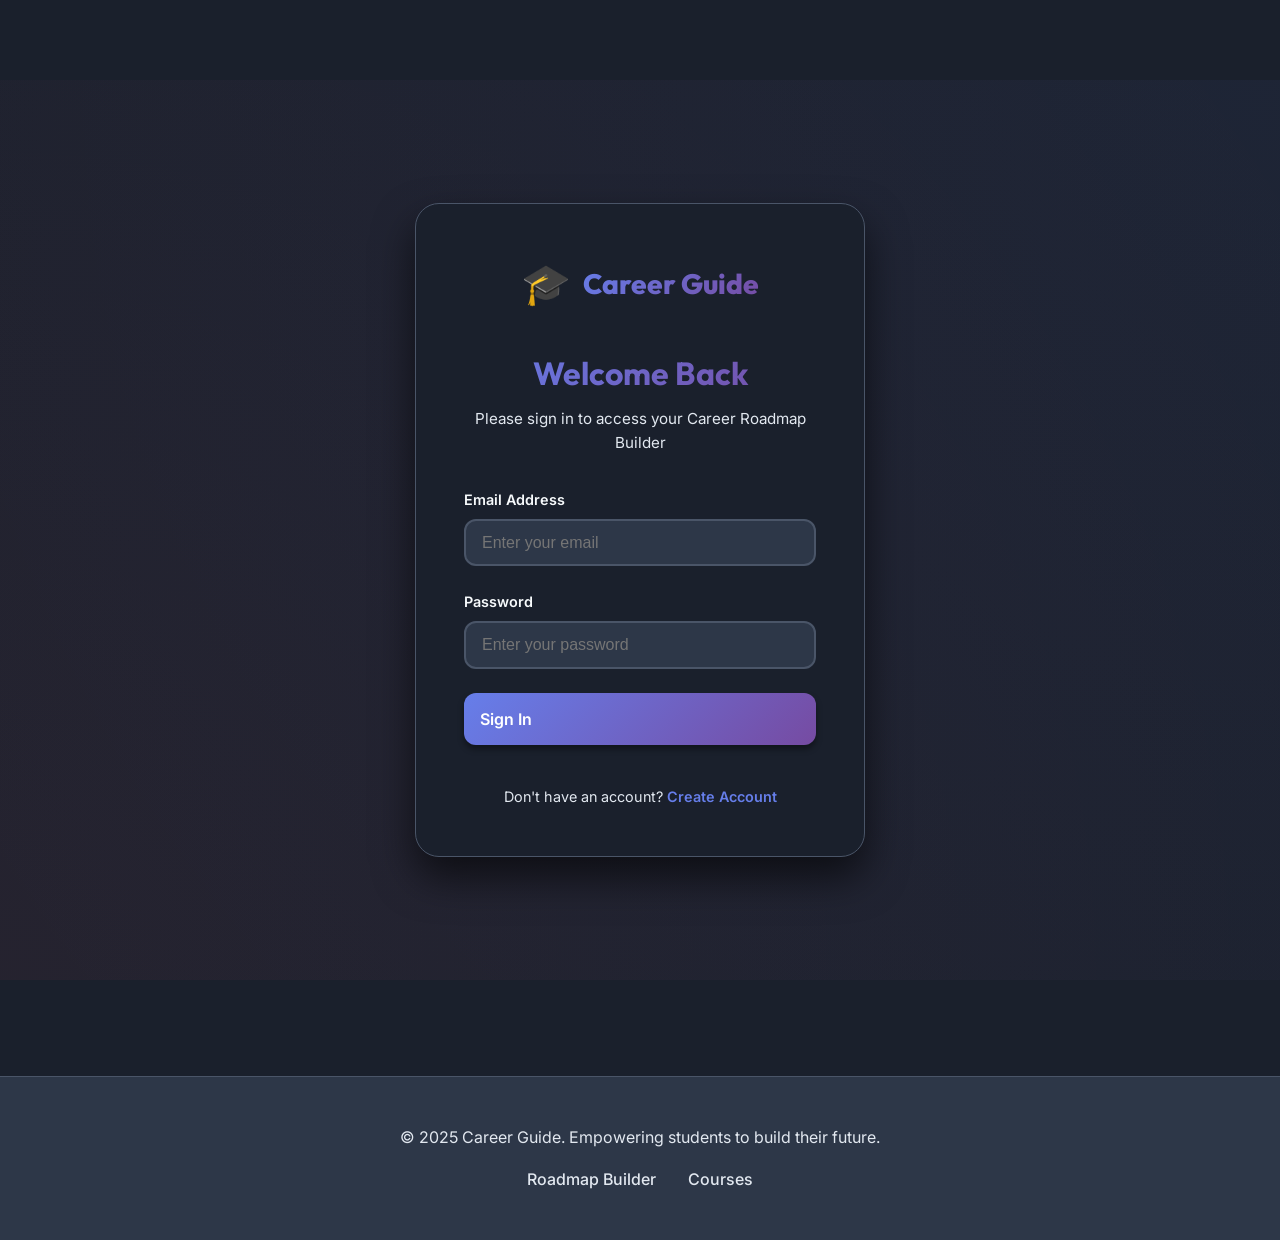
<file: index.html>
<!DOCTYPE html>
<html lang="en">

<head>
  <meta charset="UTF-8">
  <meta name="viewport" content="width=device-width, initial-scale=1.0">
  <meta name="description"
    content="Discover your perfect career path after 10th or Diploma with our interactive Roadmap Builder and Course Guide.">
  <title>Career Guide - Interactive Roadmap & Courses</title>
  <link rel="preconnect" href="https://fonts.googleapis.com">
  <link rel="preconnect" href="https://fonts.gstatic.com" crossorigin>
  <link
    href="https://fonts.googleapis.com/css2?family=Inter:wght@300;400;500;600;700;800&family=Outfit:wght@300;400;500;600;700;800&display=swap"
    rel="stylesheet" media="print" onload="this.media='all'">
  <noscript>
    <link
      href="https://fonts.googleapis.com/css2?family=Inter:wght@300;400;500;600;700;800&family=Outfit:wght@300;400;500;600;700;800&display=swap"
      rel="stylesheet">
  </noscript>
  <link rel="stylesheet" href="css/styles.css">
</head>

<body class="dark-mode">
  <!-- Navigation -->
  <nav id="main-nav">
    <div class="nav-container">
      <div class="logo">
        <span class="logo-icon">🎓</span>
        <span class="logo-text">Career Guide</span>
      </div>
      <ul class="nav-links">
        <li><a href="#home" class="nav-link">Home</a></li>
        <li><a href="#roadmap-builder" class="nav-link">Roadmap Builder</a></li>
        <li><a href="#courses" class="nav-link">Courses</a></li>
        <li><a href="#about" class="nav-link">About Us</a></li>
        <li><a href="#help" class="nav-link">Help Center</a></li>
        <li><a href="#contact" class="nav-link">Contact US</a></li>
      </ul>
      <div class="nav-actions">
        <button id="search-toggle" aria-label="Search" class="nav-icon-btn">
          <span class="nav-icon">🔍</span>
        </button>
        <button id="theme-toggle" aria-label="Toggle dark mode" class="nav-icon-btn">
          <span class="theme-icon">🌙</span>
        </button>
        <button id="login-btn" class="btn btn-login">
          <span>👤</span> Login
        </button>
      </div>
    </div>
  </nav>

  <main id="app">
    <!-- Login Page -->
    <section id="login-page" class="page active">
      <div class="login-full-container">
        <div class="login-card">
          <div class="login-logo">
            <span class="logo-icon">🎓</span>
            <span class="logo-text">Career Guide</span>
          </div>
          <div class="login-header">
            <h2>Welcome Back</h2>
            <p>Please sign in to access your Career Roadmap Builder</p>
          </div>
          <form id="main-login-form" class="auth-form">
            <div class="form-group">
              <label for="main-email">Email Address</label>
              <input type="email" id="main-email" placeholder="Enter your email" required>
            </div>
            <div class="form-group">
              <label for="main-password">Password</label>
              <input type="password" id="main-password" placeholder="Enter your password" required>
            </div>
            <button type="submit" class="btn btn-primary btn-full">Sign In</button>
            <div class="auth-footer">
              <p>Don't have an account? <a href="#">Create Account</a></p>
            </div>
          </form>
        </div>
      </div>
    </section>

    <!-- Home Page -->
    <section id="home-page" class="page">
      <div class="home-hero">
        <h1 class="main-title">
          <span class="gradient-text">Career Roadmap Builder</span>
        </h1>

        <div class="path-selection">
          <div class="path-card" data-target="class-10th-courses">
            <div class="path-icon">🏫</div>
            <h3>After Class 10th</h3>
            <p>Explore courses and career paths</p>
            <button class="btn btn-primary" data-target="class-10th-courses">Explore Options</button>
            <button class="btn btn-mcq" onclick="window.quiz.startQuiz('10th')">MCQs</button>
          </div>

          <div class="path-card" data-target="diploma-courses">
            <div class="path-icon">🏛️</div>
            <h3>After Diploma</h3>
            <p>Advanced specializations and career growth</p>
            <button class="btn btn-primary" data-target="diploma-courses">Explore Options</button>
            <button class="btn btn-mcq" onclick="window.quiz.startQuiz('diploma')">MCQs</button>
          </div>
        </div>
      </div>
    </section>

    <!-- Interest Selection Page -->
    <section id="interests-page" class="page">
      <div class="quiz-container">
        <div class="progress-bar">
          <div class="progress-fill" style="width: 50%"></div>
        </div>
        <h2 class="quiz-title">Select Your Interests</h2>
        <p class="quiz-subtitle">Choose one or more areas that excite you</p>
        <div class="interests-grid">
          <label class="interest-card">
            <input type="checkbox" value="Technology">
            <div class="card-content">
              <span class="card-icon">💻</span>
              <span class="card-label">Technology</span>
            </div>
          </label>
          <label class="interest-card">
            <input type="checkbox" value="Creativity">
            <div class="card-content">
              <span class="card-icon">🎨</span>
              <span class="card-label">Creativity</span>
            </div>
          </label>
          <label class="interest-card">
            <input type="checkbox" value="Hands-on">
            <div class="card-content">
              <span class="card-icon">🔧</span>
              <span class="card-label">Hands-on</span>
            </div>
          </label>
          <label class="interest-card">
            <input type="checkbox" value="Communication">
            <div class="card-content">
              <span class="card-icon">🗣️</span>
              <span class="card-label">Communication</span>
            </div>
          </label>
          <label class="interest-card">
            <input type="checkbox" value="Business">
            <div class="card-content">
              <span class="card-icon">📊</span>
              <span class="card-label">Business</span>
            </div>
          </label>
          <label class="interest-card">
            <input type="checkbox" value="Science">
            <div class="card-content">
              <span class="card-icon">🔬</span>
              <span class="card-label">Science</span>
            </div>
          </label>
        </div>
        <button class="btn btn-primary btn-large" data-target="goals">
          Continue <span>→</span>
        </button>
      </div>
    </section>

    <!-- Goal Selection Page -->
    <section id="goals-page" class="page">
      <div class="quiz-container">
        <div class="progress-bar">
          <div class="progress-fill" style="width: 100%"></div>
        </div>
        <h2 class="quiz-title">What's Your Main Goal?</h2>
        <p class="quiz-subtitle">This helps us personalize your roadmap</p>
        <div class="goals-grid">
          <label class="goal-card">
            <input type="radio" name="goal" value="Early Job">
            <div class="card-content">
              <span class="card-icon">💼</span>
              <h3>Early Job</h3>
              <p>Start earning quickly</p>
            </div>
          </label>
          <label class="goal-card">
            <input type="radio" name="goal" value="Higher Studies">
            <div class="card-content">
              <span class="card-icon">🎓</span>
              <h3>Higher Studies</h3>
              <p>Pursue advanced education</p>
            </div>
          </label>
          <label class="goal-card">
            <input type="radio" name="goal" value="Government Job">
            <div class="card-content">
              <span class="card-icon">🏛️</span>
              <h3>Government Job</h3>
              <p>Secure stable career</p>
            </div>
          </label>
          <label class="goal-card">
            <input type="radio" name="goal" value="Own Business">
            <div class="card-content">
              <span class="card-icon">🚀</span>
              <h3>Own Business</h3>
              <p>Be an entrepreneur</p>
            </div>
          </label>
        </div>
        <button id="show-roadmap" class="btn btn-primary btn-large">
          Show My Career Roadmap <span>🎯</span>
        </button>
      </div>
    </section>

    <!-- Career Roadmap Page -->
    <section id="roadmap-page" class="page">
      <div class="roadmap-container">
        <h2 class="roadmap-title">🎯 Your Personalized Career Roadmap</h2>
        <div id="roadmap-content" class="roadmap-content"></div>
        <button class="btn btn-secondary" data-target="home">
          <span>←</span> Start Over
        </button>
      </div>
    </section>

    <!-- After Class 10th Courses Page -->
    <section id="class-10th-courses-page" class="page">
      <div class="courses-container">
        <div class="courses-hero-img">
          <img src="images/hero-10th.png" alt="Class 10th Career Paths" class="hero-image">
        </div>
        <h1 class="courses-title">Courses After Class 10th</h1>
        <p class="courses-subtitle">Click any course to see detailed information</p>

        <div class="courses-grid">
          <!-- Academic Category -->
          <div class="course-category">
            <div class="category-header">
              <span class="category-icon">📚</span>
              <h2>Academic Paths</h2>
            </div>
            <div class="course-list">
              <button class="course-item clickable" data-course="intermediate">Intermediate (11th-12th)</button>
              <button class="course-item clickable" data-course="short-term-10th">Short-Term Certifications</button>
            </div>
          </div>

          <!-- Technical Category -->
          <div class="course-category">
            <div class="category-header">
              <span class="category-icon">⚙️</span>
              <h2>Technical & Vocational</h2>
            </div>
            <div class="course-list">
              <button class="course-item clickable" data-course="polytechnic">Diploma Engineering</button>
              <button class="course-item clickable" data-course="iti">ITI Vocational Trades</button>
              <button class="course-item clickable" data-course="fire-safety-10th">Fire & Safety Management</button>
            </div>
          </div>

          <!-- Medical & Creative -->
          <div class="course-category">
            <div class="category-header">
              <span class="category-icon">🩺</span>
              <h2>Healthcare & Design</h2>
            </div>
            <div class="course-list">
              <button class="course-item clickable" data-course="paramedical-10th">Paramedical Diplomas</button>
              <button class="course-item clickable" data-course="creative-10th">Creative & Lifestyle</button>
              <button class="course-item clickable" data-course="interior-design-10th">Interior Design</button>
            </div>
          </div>

          <!-- Agriculture & Nature -->
          <div class="course-category">
            <div class="category-header">
              <span class="category-icon">🌱</span>
              <h2>Agriculture & Nature</h2>
            </div>
            <div class="course-list">
              <button class="course-item clickable" data-course="agriculture-10th">Agri & Horticulture</button>
              <button class="course-item clickable" data-course="integrated-10th">Integrated B.Tech (IIIT)</button>
            </div>
          </div>

          <!-- Government / Uniformed Services -->
          <div class="course-category">
            <div class="category-header">
              <span class="category-icon">🎖️</span>
              <h2>Government Job / Uniformed Services</h2>
            </div>
            <div class="course-list">
              <button class="course-item clickable" data-course="uniformed-services-10th">Army & Police Prep</button>
            </div>
          </div>
        </div>

        <button class="btn btn-secondary btn-large" data-target="home">
          <span>←</span> Back to Home
        </button>
      </div>
    </section>

    <!-- Diploma Courses Page -->
    <section id="diploma-courses-page" class="page">
      <div class="courses-container">
        <div class="courses-hero-img">
          <img src="images/hero.png" alt="Career Courses Streams" class="hero-image">
        </div>
        <h1 class="courses-title">Courses After Diploma</h1>
        <p class="courses-subtitle">Click any course to see detailed information</p>

        <div class="admission-info-banner">
          <div class="admission-card">
            <span class="admission-icon">📢</span>
            <div class="admission-text">
              <h4>Admission after 10+2</h4>
              <p>Course Duration: 4 Years</p>
            </div>
          </div>
          <div class="admission-card">
            <span class="admission-icon">⚡</span>
            <div class="admission-text">
              <h4>Admission after 10+3 (Diploma)</h4>
              <p>Course Duration: 3 Years</p>
            </div>
          </div>
        </div>

        <div class="courses-grid">
          <!-- Technology & AI Category -->
          <div class="course-category">
            <div class="category-header">
              <span class="category-icon">🤖</span>
              <h2>Technology & AI</h2>
            </div>
            <div class="course-list">
              <button class="course-item clickable" data-course="ai-robotics">AI & Robotics</button>
              <button class="course-item clickable" data-course="data-science">Data Science & Big Data</button>
              <button class="course-item clickable" data-course="cyber-security">Cyber Security</button>
              <button class="course-item clickable" data-course="cloud-computing">Cloud Computing</button>
              <button class="course-item clickable" data-course="computer-application">Computer Application</button>
              <button class="course-item clickable" data-course="information-technology">Information Technology
                (IT)</button>
              <button class="course-item clickable" data-course="computer-science-engineering">Computer Science and
                Engineering</button>
            </div>
          </div>

          <!-- Core Engineering Category -->
          <div class="course-category">
            <div class="category-header">
              <span class="category-icon">⚙️</span>
              <h2>Core Engineering</h2>
            </div>
            <div class="course-list">
              <button class="course-item clickable" data-course="mechanical">Mechanical Engineering</button>
              <button class="course-item clickable" data-course="civil">Civil Engineering</button>
              <button class="course-item clickable" data-course="electrical-engineering">Electrical Engineering</button>
              <button class="course-item clickable" data-course="electronics-communication">Electronics &
                Communication</button>
              <button class="course-item clickable" data-course="chemical">Chemical Engineering</button>
              <button class="course-item clickable" data-course="petroleum-engineering">Petroleum Engineering</button>
              <button class="course-item clickable" data-course="diesel-mechanics">Diesel Mechanics</button>
            </div>
          </div>

          <!-- Science & Healthcare Category -->
          <div class="course-category">
            <div class="category-header">
              <span class="category-icon">🩺</span>
              <h2>Science & Healthcare</h2>
            </div>
            <div class="course-list">
              <button class="course-item clickable" data-course="dental-hygienist">Dental Hygienist</button>
              <button class="course-item clickable" data-course="hospital-assistance">Hospital Assistance</button>
              <button class="course-item clickable" data-course="rural-healthcare">Rural Healthcare</button>
              <button class="course-item clickable" data-course="pathology-lab">Pathology Lab Technician</button>
              <button class="course-item clickable" data-course="paramedic-nursing">Paramedic Nursing</button>
              <button class="course-item clickable" data-course="ecg-technology">ECG Technology</button>
              <button class="course-item clickable" data-course="xray-technology">X-Ray Technology</button>
              <button class="course-item clickable" data-course="food-production">Food Production</button>
            </div>
          </div>

          <!-- Commerce Category -->
          <div class="course-category">
            <div class="category-header">
              <span class="category-icon">💼</span>
              <h2>Commerce & Business</h2>
            </div>
            <div class="course-list">
              <button class="course-item clickable" data-course="tally">Tally</button>
              <button class="course-item clickable" data-course="banking">Banking</button>
              <button class="course-item clickable" data-course="risk-insurance">Risk and Insurance</button>
              <button class="course-item clickable" data-course="financial-accounting">Financial Accounting</button>
              <button class="course-item clickable" data-course="eaccounting-taxation">E-Accounting & Taxation</button>
              <button class="course-item clickable" data-course="business-administration">Business
                Administration</button>
            </div>
          </div>

          <!-- Arts Category -->
          <div class="course-category">
            <div class="category-header">
              <span class="category-icon">🎭</span>
              <h2>Arts & Humanities</h2>
            </div>
            <div class="course-list">
              <button class="course-item clickable" data-course="hotel-management">Hotel Management</button>
              <button class="course-item clickable" data-course="journalism">Journalism</button>
              <button class="course-item clickable" data-course="education">Education</button>
              <button class="course-item clickable" data-course="photography">Photography</button>
              <button class="course-item clickable" data-course="psychology">Psychology</button>
              <button class="course-item clickable" data-course="elementary-education">Elementary Education</button>
              <button class="course-item clickable" data-course="digital-marketing">Digital Marketing</button>
              <button class="course-item clickable" data-course="fine-arts">Fine Arts</button>
              <button class="course-item clickable" data-course="english">English</button>
              <button class="course-item clickable" data-course="fashion-designing">Fashion Designing</button>
              <button class="course-item clickable" data-course="graphic-designing">Graphic Designing</button>
              <button class="course-item clickable" data-course="web-development">Web Development</button>
              <button class="course-item clickable" data-course="web-designing">Web Designing</button>
              <button class="course-item clickable" data-course="mass-communication">Mass Communication</button>
            </div>
          </div>
        </div>

        <button class="btn btn-secondary btn-large" data-target="home">
          <span>←</span> Back to Home
        </button>
      </div>
    </section>

    <!-- Course Details Modal -->
    <!-- About Us Page -->
    <section id="about-page" class="page">
      <div class="content-container">
        <h1 class="section-title">About Career Guide</h1>
        <div class="about-grid">
          <div class="about-card">
            <h3>Our Mission</h3>
            <p>To empower every student in India with clear, data-driven career roadmaps that bypass the confusion of
              generic advice.</p>
          </div>
          <div class="about-card">
            <h3>Our vision</h3>
            <p>Creating a future where every diploma and degree leads to a fulfilling and high-growth professional
              journey.</p>
          </div>
        </div>
      </div>
    </section>

    <!-- Help Center Page -->
    <section id="help-page" class="page">
      <div class="content-container">
        <h1 class="section-title">Help Center</h1>
        <div class="faq-list">
          <div class="faq-item">
            <h4>How do I use the Roadmap Builder?</h4>
            <p>Simply select your interests and goals, and our system will generate a customized path for you.</p>
          </div>
          <div class="faq-item">
            <h4>Is lateral entry possible for all courses?</h4>
            <p>Most engineering degrees offer lateral entry to diploma holders, typically into the 2nd year.</p>
          </div>
        </div>
      </div>
    </section>

    <!-- Contact Us Page -->
    <section id="contact-page" class="page">
      <div class="content-container">
        <h1 class="section-title">Contact Us</h1>
        <div class="contact-form-card">
          <form class="contact-form">
            <div class="form-group">
              <label>Name</label>
              <input type="text" placeholder="Your Name">
            </div>
            <div class="form-group">
              <label>Email</label>
              <input type="email" placeholder="Your Email">
            </div>
            <div class="form-group">
              <label>Message</label>
              <textarea placeholder="How can we help you?"></textarea>
            </div>
            <button class="btn btn-primary btn-full">Send Message</button>
          </form>
        </div>
      </div>
    </section>


    <!-- MCQ Quiz Page -->
    <section id="mcq-quiz-page" class="page">
      <div class="content-container" id="mcq-quiz-container">
        <!-- Dynamic Quiz Content -->
      </div>
    </section>

    <div id="course-modal" class="modal">
      <div class="modal-content">
        <span class="modal-close">&times;</span>
        <div id="modal-body"></div>
      </div>
    </div>

    <!-- Search Modal -->
    <div id="search-modal" class="modal search-modal">
      <div class="modal-content search-content">
        <span class="modal-close search-close">&times;</span>
        <div class="search-header">
          <h2>Search Career Paths</h2>
          <div class="search-input-wrapper">
            <span class="search-icon">🔍</span>
            <input type="text" id="global-search-input"
              placeholder="Search for courses, careers, or streams (e.g., 'AI', 'Medical', 'Design')...">
          </div>
        </div>
        <div id="search-results" class="search-results">
          <!-- Results will appear here -->
          <div class="empty-state">
            <p>Start typing to explore your future...</p>
          </div>
        </div>
      </div>
    </div>
  </main>

  <!-- Footer -->
  <footer id="main-footer">
    <div class="footer-content">
      <p>© 2025 Career Guide. Empowering students to build their future.</p>
      <div class="footer-links">
        <a href="#roadmap-builder">Roadmap Builder</a>
        <a href="#courses">Courses</a>
      </div>
    </div>
  </footer>

  <script src="js/users.js"></script>
  <script src="js/career-data.js"></script>
  <script src="js/utils.js"></script>
  <script src="js/state.js"></script>
  <script src="js/auth.js"></script>
  <script src="js/search.js"></script>
  <script src="js/quiz-data.js"></script>
  <script src="js/quiz.js"></script>
  <script src="js/app.js"></script>
  <script src="js/verification.js"></script>
</body>

</html>
</file>
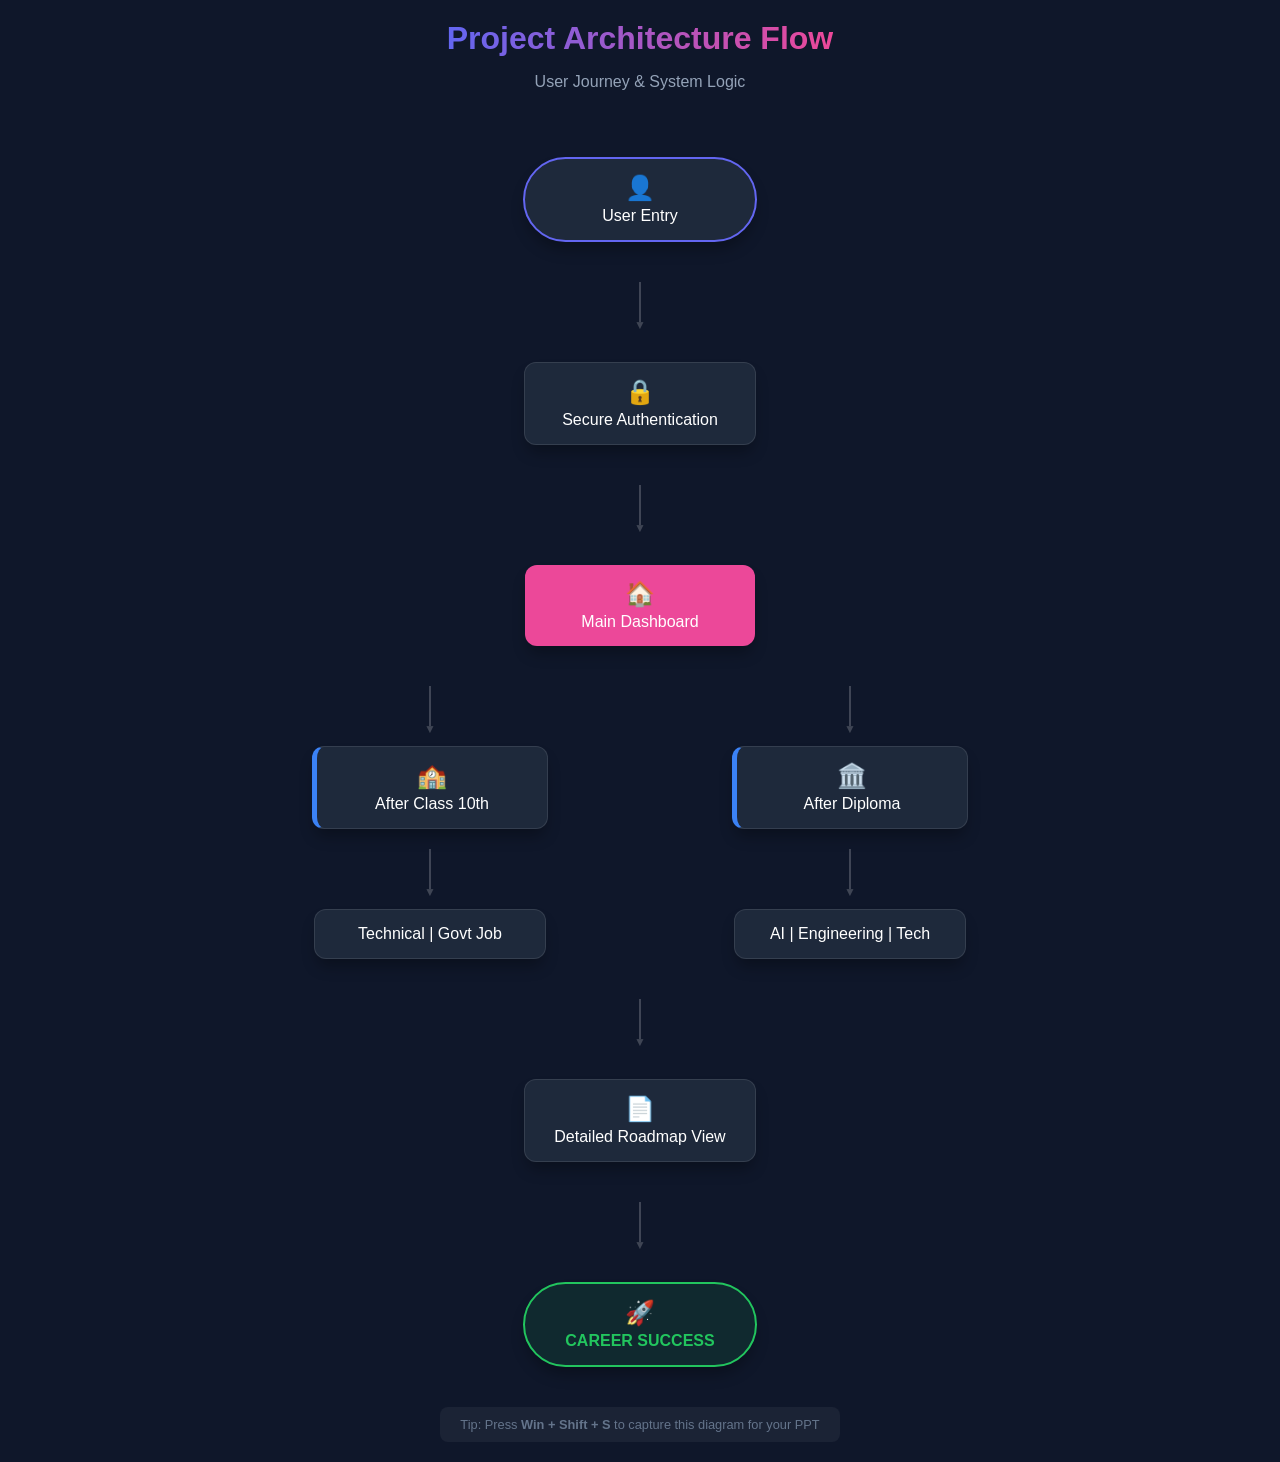
<file: flowchart.html>
<!DOCTYPE html>
<html lang="en">

<head>
    <meta charset="UTF-8">
    <meta name="viewport" content="width=device-width, initial-scale=1.0">
    <title>Career Roadmap - Flow Diagram</title>
    <style>
        :root {
            --primary: #6366f1;
            --secondary: #ec4899;
            --accent: #3b82f6;
            --success: #22c55e;
            --bg: #0f172a;
            --card: #1e293b;
            --text: #ffffff;
        }

        body {
            background-color: var(--bg);
            color: var(--text);
            font-family: 'Segoe UI', Roboto, Helvetica, Arial, sans-serif;
            margin: 0;
            display: flex;
            flex-direction: column;
            align-items: center;
            justify-content: center;
            min-height: 100vh;
            padding: 20px;
        }

        .flow-container {
            display: flex;
            flex-direction: column;
            align-items: center;
            gap: 40px;
            max-width: 800px;
            width: 100%;
        }

        .node {
            background: var(--card);
            padding: 15px 25px;
            border-radius: 12px;
            border: 1px solid rgba(255, 255, 255, 0.1);
            box-shadow: 0 10px 15px -3px rgba(0, 0, 0, 0.3);
            text-align: center;
            position: relative;
            z-index: 1;
            min-width: 180px;
        }

        .node.start {
            border: 2px solid var(--primary);
            border-radius: 50px;
        }

        .node.decision {
            background: var(--secondary);
            border: none;
            transform: rotate(0deg);
            border-radius: 12px;
        }

        .node.process {
            border-left: 5px solid var(--accent);
        }

        .node.success {
            border: 2px solid var(--success);
            border-radius: 50px;
            background: rgba(34, 197, 94, 0.1);
            color: var(--success);
            font-weight: bold;
        }

        .arrow {
            width: 2px;
            height: 40px;
            background: rgba(255, 255, 255, 0.2);
            position: relative;
        }

        .arrow::after {
            content: '▼';
            position: absolute;
            bottom: -10px;
            left: 50%;
            transform: translateX(-50%);
            color: rgba(255, 255, 255, 0.2);
            font-size: 12px;
        }

        .split-container {
            display: flex;
            justify-content: center;
            gap: 40px;
            width: 100%;
            position: relative;
        }

        .split-line {
            position: absolute;
            top: -20px;
            left: 50%;
            width: calc(100% - 200px);
            height: 2px;
            background: rgba(255, 255, 255, 0.1);
            transform: translateX(-50%);
        }

        .sub-flow {
            display: flex;
            flex-direction: column;
            align-items: center;
            gap: 20px;
            flex: 1;
        }

        .icon {
            font-size: 1.5rem;
            margin-bottom: 5px;
            display: block;
        }

        .header-info {
            text-align: center;
            margin-bottom: 50px;
        }

        .header-info h1 {
            margin: 0;
            font-size: 2rem;
            background: linear-gradient(to right, var(--primary), var(--secondary));
            -webkit-background-clip: text;
            -webkit-text-fill-color: transparent;
            background-clip: text;
        }

        .header-info p {
            color: #94a3b8;
            font-size: 1rem;
        }

        .screenshot-hint {
            margin-top: 40px;
            padding: 10px 20px;
            background: rgba(255, 255, 255, 0.05);
            border-radius: 8px;
            font-size: 0.8rem;
            color: #64748b;
        }
    </style>
</head>

<body>

    <div class="header-info">
        <h1>Project Architecture Flow</h1>
        <p>User Journey & System Logic</p>
    </div>

    <div class="flow-container">
        <!-- Entry -->
        <div class="node start">
            <span class="icon">👤</span>
            User Entry
        </div>
        <div class="arrow"></div>

        <div class="node">
            <span class="icon">🔒</span>
            Secure Authentication
        </div>
        <div class="arrow"></div>

        <!-- Dashboard Decision -->
        <div class="node decision">
            <span class="icon">🏠</span>
            Main Dashboard
        </div>

        <!-- Paths -->
        <div class="split-container">
            <div class="sub-flow">
                <div class="arrow"></div>
                <div class="node process">
                    <span class="icon">🏫</span>
                    After Class 10th
                </div>
                <div class="arrow"></div>
                <div class="node">
                    Technical | Govt Job
                </div>
            </div>

            <div class="sub-flow">
                <div class="arrow"></div>
                <div class="node process">
                    <span class="icon">🏛️</span>
                    After Diploma
                </div>
                <div class="arrow"></div>
                <div class="node">
                    AI | Engineering | Tech
                </div>
            </div>
        </div>

        <!-- Conclusion -->
        <div class="arrow"></div>
        <div class="node">
            <span class="icon">📄</span>
            Detailed Roadmap View
        </div>
        <div class="arrow"></div>
        <div class="node success">
            <span class="icon">🚀</span>
            CAREER SUCCESS
        </div>
    </div>

    <div class="screenshot-hint">
        Tip: Press <strong>Win + Shift + S</strong> to capture this diagram for your PPT
    </div>

</body>

</html>
</file>
<file: css/styles.css>
/* ===========================
   CSS Variables & Theme
   =========================== */
:root {
  /* Colors */
  --primary-gradient: linear-gradient(135deg, #667eea 0%, #764ba2 100%);
  --secondary-gradient: linear-gradient(135deg, #f093fb 0%, #f5576c 100%);
  --accent-gradient: linear-gradient(135deg, #4facfe 0%, #00f2fe 100%);
  --success-gradient: linear-gradient(135deg, #43e97b 0%, #38f9d7 100%);

  --primary-color: #667eea;
  --primary-hover: #5568d3;
  --secondary-color: #f5576c;
  --accent-color: #4facfe;

  --bg-primary: #ffffff;
  --bg-secondary: #f8f9fa;
  --bg-tertiary: #e9ecef;

  --text-primary: #2d3748;
  --text-secondary: #4a5568;
  --text-muted: #718096;

  --border-color: #e2e8f0;
  --shadow-sm: 0 2px 4px rgba(0, 0, 0, 0.05);
  --shadow-md: 0 4px 6px rgba(0, 0, 0, 0.07);
  --shadow-lg: 0 10px 25px rgba(0, 0, 0, 0.1);
  --shadow-xl: 0 20px 40px rgba(0, 0, 0, 0.15);

  --border-radius-sm: 8px;
  --border-radius-md: 12px;
  --border-radius-lg: 16px;
  --border-radius-xl: 24px;

  --transition-fast: 0.2s ease;
  --transition-normal: 0.3s ease;
  --transition-slow: 0.5s ease;
}

/* Dark Mode Theme */
body.dark-mode {
  --bg-primary: #1a202c;
  --bg-secondary: #2d3748;
  --bg-tertiary: #4a5568;

  --text-primary: #f7fafc;
  --text-secondary: #e2e8f0;
  --text-muted: #a0aec0;

  --border-color: #4a5568;
  --shadow-sm: 0 2px 4px rgba(0, 0, 0, 0.3);
  --shadow-md: 0 4px 6px rgba(0, 0, 0, 0.4);
  --shadow-lg: 0 10px 25px rgba(0, 0, 0, 0.5);
  --shadow-xl: 0 20px 40px rgba(0, 0, 0, 0.6);
}

/* ===========================
   Reset & Base Styles
   =========================== */
* {
  margin: 0;
  padding: 0;
  box-sizing: border-box;
}

body {
  font-family: 'Inter', -apple-system, BlinkMacSystemFont, 'Segoe UI', Roboto, Oxygen, Ubuntu, Cantarell, sans-serif;
  background: var(--bg-primary);
  color: var(--text-primary);
  line-height: 1.6;
  overflow-x: hidden;
  transition: background 0.3s ease, color 0.3s ease;
}

html {
  scroll-behavior: smooth;
}

.gradient-text {
  background: var(--primary-gradient);
  -webkit-background-clip: text;
  -webkit-text-fill-color: transparent;
  background-clip: text;
  display: inline-block;
}

/* ===========================
   Navigation
   =========================== */
#main-nav {
  position: fixed;
  top: 0;
  left: 0;
  right: 0;
  background: rgba(255, 255, 255, 0.95);
  backdrop-filter: blur(10px);
  box-shadow: var(--shadow-sm);
  z-index: 1000;
  transition: all var(--transition-normal);
}

body.dark-mode #main-nav {
  background: rgba(26, 32, 44, 0.95);
}

.nav-container {
  max-width: 100% !important;
  /* Full width for more room */
  margin: 0 auto;
  padding: 0.5rem 4rem;
  /* More horizontal padding, less vertical */
  display: flex;
  align-items: center;
  justify-content: space-between;
  gap: 1.5rem;
}

.logo {
  display: flex;
  align-items: center;
  gap: 0.5rem;
  font-family: 'Outfit', sans-serif;
  font-weight: 700;
  font-size: 1.4rem;
  /* Slightly smaller */
  color: var(--text-primary);
  flex-shrink: 0;
  /* Prevent shrinking */
}

.logo-icon {
  font-size: 2rem;
  animation: float 3s ease-in-out infinite;
}

@keyframes float {

  0%,
  100% {
    transform: translateY(0);
  }

  50% {
    transform: translateY(-5px);
  }
}

.nav-links {
  display: flex;
  list-style: none;
  gap: 0.5rem;
  /* Further reduced gap */
  flex-wrap: nowrap;
  flex: 1;
  /* Grow to fill middle space */
  justify-content: center;
  /* Center links in the middle */
  margin: 0 1rem;
}

.nav-link {
  text-decoration: none;
  color: var(--text-secondary);
  font-weight: 600;
  /* Bolder to stand out */
  padding: 0.5rem 0.8rem;
  border-radius: var(--border-radius-sm);
  transition: all var(--transition-fast);
  position: relative;
  white-space: nowrap !important;
  /* Absolute no-wrap */
  font-size: 0.9rem;
  /* Slightly smaller to fit */
  display: flex;
  align-items: center;
  justify-content: center;
}

.nav-link:hover,
.nav-link.active {
  color: var(--primary-color);
  background: rgba(102, 126, 234, 0.1);
}

.nav-actions {
  display: flex;
  align-items: center;
  gap: 0.5rem;
  flex-shrink: 0;
  justify-content: flex-end;
}

.btn-login {
  background: var(--primary-gradient);
  color: white;
  padding: 0.6rem 1.5rem;
  font-weight: 600;
  font-size: 0.9rem;
}

.btn-login:hover {
  transform: translateY(-2px);
  box-shadow: var(--shadow-md);
}

#theme-toggle {
  background: var(--bg-secondary);
  border: none;
  padding: 0.75rem;
  border-radius: 50%;
  cursor: pointer;
  font-size: 1.25rem;
  transition: all var(--transition-normal);
  box-shadow: var(--shadow-sm);
}

#theme-toggle:hover {
  transform: scale(1.1) rotate(15deg);
  box-shadow: var(--shadow-md);
}

/* ===========================
   Layout & Pages
   =========================== */
main {
  margin-top: 80px;
  min-height: calc(100vh - 80px);
}

.page {
  display: none;
  animation: fadeIn 0.5s ease;
}

.page.active {
  display: block;
}

@keyframes fadeIn {
  from {
    opacity: 0;
    transform: translateY(20px);
  }

  to {
    opacity: 1;
    transform: translateY(0);
  }
}

/* Specific Search Modal Styling */
.search-modal .modal-content {
  max-width: 700px;
  min-height: 500px;
  display: flex;
  flex-direction: column;
  overflow: hidden;
  height: 80vh;
  /* Fixed height for consistency */
}

.search-header {
  padding: 2rem;
  background: var(--bg-secondary);
  border-bottom: 1px solid var(--border-color);
}

.search-header h2 {
  margin-bottom: 1.5rem;
  font-family: 'Outfit', sans-serif;
  color: var(--text-primary);
}

.search-input-wrapper {
  position: relative;
  display: flex;
  align-items: center;
}

.search-input-wrapper .search-icon {
  position: absolute;
  left: 1rem;
  font-size: 1.2rem;
  opacity: 0.6;
}

#global-search-input {
  width: 100%;
  padding: 1rem 1rem 1rem 3rem;
  font-size: 1.1rem;
  border: 2px solid var(--border-color);
  border-radius: var(--border-radius-md);
  outline: none;
  background: var(--bg-primary);
  color: var(--text-primary);
  transition: all var(--transition-fast);
}

#global-search-input:focus {
  border-color: var(--primary-color);
  box-shadow: 0 0 0 4px rgba(102, 126, 234, 0.1);
}

.search-results {
  flex: 1;
  padding: 2rem;
  overflow-y: auto;
}

.search-result-item {
  display: flex;
  align-items: center;
  gap: 1rem;
  padding: 1rem;
  border-bottom: 1px solid var(--border-color);
  cursor: pointer;
  transition: all var(--transition-fast);
  border-radius: var(--border-radius-sm);
}

.search-result-item:last-child {
  border-bottom: none;
}

.search-result-item:hover {
  background: var(--bg-secondary);
  transform: translateX(5px);
}

.result-icon {
  font-size: 1.5rem;
  background: var(--bg-tertiary);
  width: 48px;
  height: 48px;
  border-radius: 50%;
  display: flex;
  align-items: center;
  justify-content: center;
}

.result-info h4 {
  margin-bottom: 0.25rem;
  color: var(--text-primary);
}

.result-info p {
  font-size: 0.9rem;
  color: var(--text-secondary);
  margin: 0;
}

.result-category {
  font-size: 0.75rem !important;
  color: var(--primary-color) !important;
  font-weight: 600;
  text-transform: uppercase;
  margin-bottom: 0.25rem !important;
  display: block;
}

.empty-state {
  text-align: center;
  padding: 3rem;
  color: var(--text-muted);
}

.modal-close.search-close {
  top: 25px;
  right: 25px;
}

/* ===========================
   Page Sections Styling
   =========================== */
.content-container {
  max-width: 1000px;
  margin: 4rem auto;
  padding: 0 2rem;
}

.section-title {
  font-family: 'Outfit', sans-serif;
  font-size: 3rem;
  text-align: center;
  margin-bottom: 3rem;
  background: var(--primary-gradient);
  -webkit-background-clip: text;
  -webkit-text-fill-color: transparent;
  background-clip: text;
}

.about-grid,
.faq-list {
  display: grid;
  gap: 2rem;
}

.about-card,
.faq-item,
.contact-form-card {
  background: var(--bg-secondary);
  padding: 2.5rem;
  border-radius: var(--border-radius-lg);
  border: 1px solid var(--border-color);
  box-shadow: var(--shadow-md);
}

.contact-form-card {
  max-width: 600px;
  margin: 0 auto;
}

.nav-icon-btn {
  background: var(--bg-secondary);
  border: 1px solid var(--border-color);
  width: 38px;
  height: 38px;
  border-radius: 50%;
  cursor: pointer;
  display: flex;
  align-items: center;
  justify-content: center;
  transition: all var(--transition-fast);
  color: var(--text-primary);
}

.nav-icon-btn span {
  font-size: 1.1rem;
  line-height: 1;
}

.nav-icon-btn:hover {
  background: rgba(102, 126, 234, 0.1);
  border-color: var(--primary-color);
  transform: translateY(-2px);
}

/* ===========================
   Home Page
   =========================== */
.home-hero {
  max-width: 1200px;
  margin: 4rem auto;
  padding: 0 2rem;
  text-align: center;
}

.main-title {
  font-family: 'Outfit', sans-serif;
  font-size: 4rem;
  font-weight: 800;
  margin-bottom: 1rem;
}

.tagline {
  font-size: 1.5rem;
  color: var(--text-secondary);
  margin-bottom: 4rem;
  font-style: italic;
}

.path-selection {
  display: grid;
  grid-template-columns: repeat(auto-fit, minmax(300px, 1fr));
  gap: 2rem;
  margin-top: 3rem;
}

.path-card {
  background: white;
  padding: 3rem 2rem;
  border-radius: var(--border-radius-xl);
  box-shadow: var(--shadow-lg);
  cursor: pointer;
  transition: all var(--transition-normal);
  border: 3px solid transparent;
  text-align: center;
}

body.dark-mode .path-card {
  background: var(--bg-secondary);
}

.path-card:hover {
  transform: translateY(-10px) scale(1.02);
  box-shadow: var(--shadow-xl);
  border-color: var(--primary-color);
}

.path-icon {
  font-size: 4rem;
  margin-bottom: 1rem;
  display: block;
}

.path-card h3 {
  font-family: 'Outfit', sans-serif;
  font-size: 2rem;
  margin-bottom: 1rem;
  color: var(--text-primary);
}

.path-card p {
  color: var(--text-secondary);
  margin-bottom: 2rem;
  font-size: 1.125rem;
}

/* ===========================
   Quiz Pages
   =========================== */
.quiz-container {
  max-width: 900px;
  margin: 4rem auto;
  padding: 0 2rem;
}

.progress-bar {
  width: 100%;
  height: 8px;
  background: var(--bg-secondary);
  border-radius: 10px;
  overflow: hidden;
  margin-bottom: 3rem;
}

.progress-fill {
  height: 100%;
  background: var(--primary-gradient);
  transition: width var(--transition-slow);
}

.quiz-title {
  font-family: 'Outfit', sans-serif;
  font-size: 2.5rem;
  text-align: center;
  margin-bottom: 1rem;
  color: var(--text-primary);
}

.quiz-subtitle {
  text-align: center;
  font-size: 1.125rem;
  color: var(--text-secondary);
  margin-bottom: 3rem;
}

.interests-grid,
.goals-grid {
  display: grid;
  grid-template-columns: repeat(auto-fit, minmax(200px, 1fr));
  gap: 1.5rem;
  margin-bottom: 3rem;
}

.interest-card,
.goal-card {
  position: relative;
  cursor: pointer;
}

.interest-card input,
.goal-card input {
  position: absolute;
  opacity: 0;
  pointer-events: none;
}

.card-content {
  background: white;
  padding: 2rem;
  border-radius: var(--border-radius-lg);
  box-shadow: var(--shadow-md);
  transition: all var(--transition-normal);
  border: 3px solid transparent;
  text-align: center;
  height: 100%;
  display: flex;
  flex-direction: column;
  align-items: center;
  justify-content: center;
  gap: 1rem;
}

body.dark-mode .card-content {
  background: var(--bg-secondary);
}

.card-icon {
  font-size: 3rem;
  display: block;
  transition: transform var(--transition-normal);
}

.card-label {
  font-weight: 600;
  font-size: 1.125rem;
  color: var(--text-primary);
}

.goal-card h3 {
  font-family: 'Outfit', sans-serif;
  font-size: 1.5rem;
  margin: 0.5rem 0;
  color: var(--text-primary);
}

.goal-card p {
  color: var(--text-secondary);
  font-size: 0.875rem;
}

.interest-card:hover .card-content,
.goal-card:hover .card-content {
  transform: translateY(-5px);
  box-shadow: var(--shadow-lg);
  border-color: var(--primary-color);
}

.interest-card input:checked~.card-content,
.goal-card input:checked~.card-content {
  background: var(--primary-gradient);
  border-color: var(--primary-color);
  color: white;
}

.interest-card input:checked~.card-content .card-label,
.interest-card input:checked~.card-content .card-icon,
.goal-card input:checked~.card-content h3,
.goal-card input:checked~.card-content p {
  color: white;
}

.interest-card input:checked~.card-content .card-icon,
.goal-card input:checked~.card-content .card-icon {
  transform: scale(1.2);
}

/* ===========================
   Roadmap Page
   =========================== */
.roadmap-container {
  max-width: 700px;
  margin: 1.5rem auto;
  padding: 0 1.5rem;
}

.roadmap-title {
  font-family: 'Outfit', sans-serif;
  font-size: 1.75rem;
  text-align: center;
  margin-bottom: 1rem;
  color: var(--text-primary);
}

.roadmap-content {
  background: var(--bg-primary);
  padding: 1.5rem;
  border-radius: var(--border-radius-lg);
  box-shadow: var(--shadow-md);
  margin-bottom: 1rem;
  line-height: 1.6;
}

body.dark-mode .roadmap-content {
  background: var(--bg-secondary);
}

.roadmap-content h3 {
  font-family: 'Outfit', sans-serif;
  color: var(--primary-color);
  margin-top: 2rem;
  margin-bottom: 1rem;
}

.roadmap-content p {
  margin-bottom: 1rem;
  color: var(--text-secondary);
}

.roadmap-content ul {
  list-style: none;
  padding-left: 0;
}

.roadmap-content li {
  padding: 0.5rem 0;
  color: var(--text-secondary);
}

/* ===========================
   Diploma Courses Page
   =========================== */
.courses-container {
  max-width: 1200px;
  margin: 4rem auto;
  padding: 0 2rem;
}

.courses-title {
  font-family: 'Outfit', sans-serif;
  font-size: 3rem;
  text-align: center;
  margin-bottom: 1rem;
  color: var(--text-primary);
}

.courses-subtitle {
  text-align: center;
  font-size: 1.25rem;
  color: var(--text-secondary);
  margin-bottom: 4rem;
}

.courses-grid {
  display: grid;
  gap: 2rem;
  margin-bottom: 3rem;
}

.course-category {
  background: white;
  border-radius: var(--border-radius-xl);
  overflow: hidden;
  box-shadow: var(--shadow-lg);
  transition: all var(--transition-normal);
}

body.dark-mode .course-category {
  background: var(--bg-secondary);
}

.course-category:hover {
  transform: translateY(-5px);
  box-shadow: var(--shadow-xl);
}

.category-header {
  background: var(--primary-gradient);
  color: white;
  padding: 2rem;
  display: flex;
  align-items: center;
  gap: 1rem;
}

.category-icon {
  font-size: 2.5rem;
}

.category-header h2 {
  font-family: 'Outfit', sans-serif;
  font-size: 2rem;
  margin: 0;
}

.course-list {
  padding: 2rem;
  display: grid;
  grid-template-columns: repeat(auto-fill, minmax(250px, 1fr));
  gap: 1rem;
}

.course-item {
  background: var(--bg-secondary);
  padding: 1rem 1.5rem;
  border-radius: var(--border-radius-md);
  transition: all var(--transition-fast);
  border-left: 4px solid var(--primary-color);
  font-weight: 500;
  color: var(--text-primary);
}

.course-item:hover {
  transform: translateX(5px);
  background: var(--primary-color);
  color: white;
  box-shadow: var(--shadow-md);
}

/* ===========================
   Buttons
   =========================== */
.btn {
  padding: 1rem 2rem;
  border: none;
  border-radius: var(--border-radius-md);
  font-weight: 600;
  font-size: 1rem;
  cursor: pointer;
  transition: all var(--transition-normal);
  display: inline-flex;
  align-items: center;
  gap: 0.5rem;
  text-decoration: none;
  font-family: 'Inter', sans-serif;
}

.btn-primary {
  background: var(--primary-gradient);
  color: white;
  box-shadow: var(--shadow-md);
}

.btn-primary:hover {
  transform: translateY(-2px);
  box-shadow: var(--shadow-lg);
}

.btn-secondary {
  background: var(--bg-secondary);
  color: var(--text-primary);
  border: 2px solid var(--border-color);
}

.btn-secondary:hover {
  background: var(--bg-tertiary);
  transform: translateY(-2px);
  box-shadow: var(--shadow-md);
}

.btn-large {
  padding: 1.25rem 3rem;
  font-size: 1.125rem;
  display: flex;
  justify-content: center;
  margin: 0 auto;
}

/* ===========================
   Footer
   =========================== */
#main-footer {
  background: var(--bg-secondary);
  padding: 3rem 2rem;
  margin-top: 6rem;
  border-top: 1px solid var(--border-color);
}

.footer-content {
  max-width: 1200px;
  margin: 0 auto;
  text-align: center;
}

.footer-content p {
  color: var(--text-secondary);
  margin-bottom: 1rem;
}

.footer-links {
  display: flex;
  justify-content: center;
  gap: 2rem;
  flex-wrap: wrap;
}

.footer-links a {
  color: var(--text-secondary);
  text-decoration: none;
  font-weight: 500;
  transition: color var(--transition-fast);
}

.footer-links a:hover {
  color: var(--primary-color);
}

/* ===========================
   Responsive Design
   =========================== */
@media (max-width: 768px) {
  .handbook-hero {
    grid-template-columns: 1fr;
    gap: 2rem;
  }

  .hero-visual {
    height: 300px;
  }

  .hero-title {
    font-size: 2.5rem;
  }

  .main-title {
    font-size: 2.5rem;
  }

  .nav-links {
    display: none;
  }

  .interests-grid,
  .goals-grid {
    grid-template-columns: 1fr;
  }

  .course-list {
    grid-template-columns: 1fr;
  }

  .pdf-viewer {
    height: 600px;
  }
}

/* ===========================
   Utilities
   =========================== */
.hidden {
  display: none !important;
}

.text-center {
  text-align: center;
}

/* ===========================
   Modal & Dynamic Content
   =========================== */
.modal {
  display: none;
  position: fixed;
  z-index: 2000;
  left: 0;
  top: 0;
  width: 100%;
  height: 100%;
  background-color: rgba(0, 0, 0, 0.6);
  backdrop-filter: blur(8px);
  animation: fadeIn 0.3s ease;
}

.modal-content {
  background-color: var(--bg-primary);
  margin: 5% auto;
  padding: 0;
  border-radius: var(--border-radius-xl);
  width: 90%;
  max-width: 700px;
  max-height: 85vh;
  overflow-y: auto;
  box-shadow: var(--shadow-xl);
  position: relative;
  animation: slideInUp 0.4s cubic-bezier(0.165, 0.84, 0.44, 1);
}

@keyframes slideInUp {
  from {
    transform: translateY(50px);
    opacity: 0;
  }

  to {
    transform: translateY(0);
    opacity: 1;
  }
}

.modal-close {
  position: absolute;
  right: 20px;
  top: 20px;
  color: var(--text-muted);
  font-size: 28px;
  font-weight: bold;
  cursor: pointer;
  z-index: 10;
  transition: color var(--transition-fast);
}

.modal-close:hover {
  color: var(--secondary-color);
}

.modal-header {
  padding: 3rem 2rem 1.5rem;
  background: var(--primary-gradient);
  color: white;
  text-align: center;
}

.stream-badge {
  display: inline-block;
  background: rgba(255, 255, 255, 0.2);
  padding: 0.25rem 1rem;
  border-radius: 20px;
  font-size: 0.875rem;
  font-weight: 600;
  margin-bottom: 1rem;
  text-transform: uppercase;
  letter-spacing: 1px;
}

.modal-info {
  padding: 2rem;
}

.modal-info .desc {
  font-size: 1.125rem;
  color: var(--text-secondary);
  line-height: 1.6;
  margin-bottom: 2rem;
  font-style: italic;
}

.info-section {
  margin-bottom: 2.5rem;
}

.info-section h4 {
  font-family: 'Outfit', sans-serif;
  color: var(--text-primary);
  font-size: 1.25rem;
  margin-bottom: 1rem;
  display: flex;
  align-items: center;
  gap: 0.5rem;
}

.info-section ul {
  list-style: none;
  padding: 0;
}

.info-section li {
  background: var(--bg-secondary);
  margin-bottom: 0.75rem;
  padding: 1rem 1rem 1rem 3rem;
  border-radius: var(--border-radius-md);
  position: relative;
  transition: transform 0.2s ease;
}

.info-section li:hover {
  transform: translateX(5px);
  background: rgba(102, 126, 234, 0.05);
}

.info-section li::before {
  content: '✓';
  position: absolute;
  left: 1rem;
  top: 50%;
  transform: translateY(-50%);
  color: #10b981;
  font-weight: 900;
  font-size: 1.2rem;
}

.tag-cloud {
  display: flex;
  flex-wrap: wrap;
  gap: 0.75rem;
}

.tag {
  background: rgba(102, 126, 234, 0.1);
  color: var(--primary-color);
  padding: 0.5rem 1.25rem;
  border-radius: 50px;
  font-weight: 600;
  font-size: 0.875rem;
  transition: all var(--transition-fast);
}

.tag:hover {
  background: var(--primary-color);
  color: white;
  transform: translateY(-2px);
}

.tag.secondary {
  background: rgba(128, 90, 213, 0.1);
  color: #805AD5;
}

.tag.tertiary {
  background: rgba(16, 185, 129, 0.1);
  color: #10b981;
}

.tag.outline {
  background: transparent;
  border: 1px solid var(--border-color);
  color: var(--text-secondary);
}

.tag.outline:hover {
  background: var(--primary-color);
  border-color: var(--primary-color);
  color: white;
}

.tag.secondary:hover {
  background: #805AD5;
  color: white;
}

.tag.tertiary:hover {
  background: #10b981;
  color: white;
}


/* ===========================
   Career Explorer
   =========================== */
.career-explorer {
  padding: 4rem 2rem;
  max-width: 1200px;
  margin: 0 auto;
}

.section-subtitle {
  text-align: center;
  color: var(--text-muted);
  font-size: 1.125rem;
  margin-bottom: 3rem;
}

.explorer-grid {
  display: grid;
  grid-template-columns: repeat(auto-fit, minmax(280px, 1fr));
  gap: 2rem;
}

.explorer-card {
  background: var(--bg-secondary);
  padding: 2.5rem 2rem;
  border-radius: var(--border-radius-lg);
  text-align: center;
  border: 1px solid var(--border-color);
  transition: all var(--transition-normal);
  display: flex;
  flex-direction: column;
  justify-content: center;
  align-items: center;
}

.explorer-card:hover {
  transform: translateY(-10px);
  border-color: var(--primary-color);
  box-shadow: var(--shadow-lg);
  background: var(--bg-primary);
}

.explorer-icon {
  font-size: 3rem;
  margin-bottom: 1.5rem;
  transition: transform 0.3s ease;
}

.explorer-card:hover .explorer-icon {
  transform: scale(1.2);
}

.explorer-card h3 {
  font-family: 'Outfit', sans-serif;
  font-size: 1.5rem;
  margin-bottom: 1rem;
  color: var(--text-primary);
}

.explorer-card p {
  color: var(--text-muted);
  font-size: 0.9375rem;
  line-height: 1.5;
}

.courses-hero-img {
  width: 100%;
  max-width: 250px;
  /* Reduced by 50% from 500px */
  margin: 0 auto 2rem;
  text-align: center;
  border-radius: var(--border-radius-lg);
  overflow: hidden;
  box-shadow: var(--shadow-md);
  position: relative;
  /* Added for overlay */
}

.courses-title {
  font-family: 'Outfit', sans-serif;
  background: var(--primary-gradient);
  color: white;
  padding: 0.8rem 2.5rem;
  border-radius: 50px;
  font-size: 1.8rem;
  font-weight: 700;
  box-shadow: 0 10px 25px rgba(0, 0, 0, 0.15);
  text-align: center;
  margin: 0 auto 1.5rem;
  display: table;
  line-height: 1;
}

.courses-subtitle {
  font-family: 'Outfit', sans-serif;
  background: var(--secondary-gradient);
  /* Added secondary gradient for variety */
  color: white;
  padding: 0.5rem 1.75rem;
  border-radius: 50px;
  font-size: 1rem;
  font-weight: 500;
  box-shadow: 0 5px 15px rgba(0, 0, 0, 0.1);
  text-align: center;
  margin: 0 auto 1.5rem;
  display: table;
  line-height: 1;
}

.admission-info-banner {
  max-width: 900px;
  margin: 0 auto 3rem;
  display: flex;
  gap: 1.5rem;
  justify-content: center;
  flex-wrap: wrap;
}

.admission-card {
  background: var(--bg-secondary);
  border: 2px solid var(--primary-color);
  /* More prominent border */
  padding: 1rem 1.5rem;
  border-radius: var(--border-radius-lg);
  display: flex;
  align-items: center;
  gap: 1rem;
  box-shadow: 0 4px 15px rgba(102, 126, 234, 0.2);
  /* Stronger shadow */
  transition: all var(--transition-normal);
  flex: 1;
  min-width: 300px;
  animation: borderPulse 2s infinite;
  /* Attention-grabbing pulse */
}

@keyframes borderPulse {
  0% {
    border-color: var(--primary-color);
    box-shadow: 0 0 0 0 rgba(102, 126, 234, 0.4);
  }

  50% {
    border-color: #805AD5;
    box-shadow: 0 0 15px 5px rgba(128, 90, 213, 0.2);
  }

  100% {
    border-color: var(--primary-color);
    box-shadow: 0 0 0 0 rgba(102, 126, 234, 0.4);
  }
}

.admission-card:hover {
  transform: translateY(-5px) scale(1.02);
  box-shadow: var(--shadow-xl);
}

.admission-icon {
  font-size: 2rem;
  /* Larger icon */
  filter: drop-shadow(0 0 5px rgba(102, 126, 234, 0.5));
}

.admission-text h4 {
  font-size: 0.9rem;
  color: var(--text-muted);
  text-transform: uppercase;
  letter-spacing: 1px;
  margin-bottom: 0.25rem;
}

.admission-text p {
  font-size: 1.1rem;
  font-weight: 700;
  color: var(--text-primary);
}


.hero-image {
  width: 100%;
  height: auto;
  display: block;
}

.clickable {
  cursor: pointer;
  transition: all var(--transition-normal);
}

.course-item.clickable:active,
.explorer-card.clickable:active {
  transform: scale(0.95);
}

/* ===========================
   Login Modal Styles
   =========================== */
.login-content {
  max-width: 400px !important;
  padding: 2.5rem !important;
  border-radius: var(--border-radius-lg);
  background: var(--bg-primary);
}

body.dark-mode .login-content {
  background: var(--bg-secondary);
}

.login-header {
  text-align: center;
  margin-bottom: 2rem;
}

.login-header h2 {
  font-family: 'Outfit', sans-serif;
  font-size: 2rem;
  margin-bottom: 0.5rem;
  background: var(--primary-gradient);
  -webkit-background-clip: text;
  background-clip: text;
  -webkit-text-fill-color: transparent;
}

.login-header p {
  color: var(--text-secondary);
  font-size: 0.95rem;
}

.auth-form {
  display: flex;
  flex-direction: column;
  gap: 1.5rem;
}

.form-group {
  display: flex;
  flex-direction: column;
  gap: 0.5rem;
}

.form-group label {
  font-weight: 600;
  font-size: 0.9rem;
  color: var(--text-primary);
}

.form-group input {
  padding: 0.8rem 1rem;
  border: 2px solid var(--border-color);
  border-radius: var(--border-radius-md);
  background: var(--bg-secondary);
  color: var(--text-primary);
  font-size: 1rem;
  transition: all var(--transition-fast);
}

.form-group input:focus {
  outline: none;
  border-color: var(--primary-color);
  box-shadow: 0 0 0 4px rgba(102, 126, 234, 0.1);
}

.btn-full {
  width: 100%;
  padding: 1rem;
  font-size: 1rem;
}

.auth-footer {
  text-align: center;
  margin-top: 1rem;
  font-size: 0.9rem;
  color: var(--text-secondary);
}

.auth-footer a {
  color: var(--primary-color);
  text-decoration: none;
  font-weight: 600;
}

.auth-footer a:hover {
  text-decoration: underline;
}

.user-profile {
  display: flex;
  align-items: center;
  gap: 0.5rem;
  /* Reduced gap */
  padding: 0.3rem 0.6rem;
  /* More compact */
  background: var(--bg-secondary);
  border-radius: 50px;
  cursor: pointer;
  border: 1px solid var(--border-color);
  transition: all var(--transition-fast);
  max-width: 180px;
  /* Prevent it from being too wide */
  overflow: hidden;
}

.user-profile:hover {
  transform: translateY(-1px);
  box-shadow: var(--shadow-sm);
}

.user-avatar {
  width: 28px;
  height: 28px;
  background: var(--primary-gradient);
  border-radius: 50%;
  display: flex;
  align-items: center;
  justify-content: center;
  color: white;
  font-size: 0.8rem;
  font-weight: bold;
}

.user-info {
  font-size: 0.8rem;
  /* Slightly smaller */
  font-weight: 600;
  color: var(--text-primary);
  white-space: nowrap;
  overflow: hidden;
  text-overflow: ellipsis;
  /* Handle long names gracefully */
}

/* ===========================
   Login Page Styles
   =========================== */
.login-full-container {
  min-height: 100vh;
  display: flex;
  align-items: center;
  justify-content: center;
  background: var(--bg-secondary);
  padding: 2rem;
  background: radial-gradient(circle at top right, rgba(102, 126, 234, 0.05), transparent),
    radial-gradient(circle at bottom left, rgba(245, 87, 108, 0.05), transparent);
}

.login-card {
  background: var(--bg-primary);
  width: 100%;
  max-width: 450px;
  padding: 3rem;
  border-radius: var(--border-radius-xl);
  box-shadow: var(--shadow-xl);
  border: 1px solid var(--border-color);
  animation: slideUp 0.6s ease-out;
}

.login-logo {
  display: flex;
  align-items: center;
  justify-content: center;
  gap: 0.75rem;
  margin-bottom: 2rem;
}

.login-logo .logo-icon {
  font-size: 2.5rem;
}

.login-logo .logo-text {
  font-family: 'Outfit', sans-serif;
  font-size: 1.75rem;
  font-weight: 800;
  background: var(--primary-gradient);
  -webkit-background-clip: text;
  background-clip: text;
  -webkit-text-fill-color: transparent;
}

@keyframes slideUp {
  from {
    opacity: 0;
    transform: translateY(20px);
  }

  to {
    opacity: 1;
    transform: translateY(0);
  }
}

/* MCQs Button Styling */
.btn-mcq {
  background: var(--primary-gradient);
  color: white;
  margin-top: 10px;
  width: 100%;
  /* Back to full width */
  /* Inherit padding/font from .btn class */
  transition: all 0.3s ease;
  cursor: pointer;
  border-radius: var(--border-radius-md);
  border: none;
  box-shadow: var(--shadow-md);
}

.btn-mcq:hover {
  transform: translateY(-2px);
  box-shadow: var(--shadow-lg);
  background: var(--primary-gradient);
  /* Ensure gradient stays */
  opacity: 0.95;
}

.path-card .btn-primary {
  margin-bottom: 0.5rem;
  /* Space between buttons */
  width: 100%;
}

.path-card .btn-mcq {
  width: 100%;
  /* Removed specific override to allow fallback to main class or var above */
}

/* ===========================
   MCQ Quiz Interface
   =========================== */
#mcq-quiz-container {
  max-width: 800px;
  margin: 4rem auto;
  padding: 0 1rem;
}

.quiz-progress {
  width: 100%;
  height: 10px;
  background: var(--bg-secondary);
  border-radius: 10px;
  margin-bottom: 2rem;
  overflow: hidden;
}

.quiz-progress-bar {
  height: 100%;
  background: var(--primary-gradient);
  transition: width 0.5s ease;
}

.quiz-header {
  text-align: center;
  margin-bottom: 3rem;
}

.question-count {
  color: var(--text-secondary);
  font-size: 0.9rem;
  text-transform: uppercase;
  letter-spacing: 1px;
  font-weight: 600;
}

.quiz-header h2 {
  font-family: 'Outfit', sans-serif;
  font-size: 2rem;
  color: var(--text-primary);
  margin-top: 0.5rem;
}

/* User Request: Line by Line Options */
.quiz-options-grid {
  display: grid;
  grid-template-columns: 1fr;
  /* Single column */
  gap: 1.5rem;
}

.quiz-option-card {
  background: var(--bg-secondary);
  border: 2px solid transparent;
  border-radius: var(--border-radius-lg);
  padding: 1.5rem;
  cursor: pointer;
  transition: all 0.2s ease;
  display: flex;
  align-items: center;
  gap: 1rem;
  text-align: left;
  width: 100%;
}

.quiz-option-card:hover {
  transform: translateY(-3px);
  box-shadow: var(--shadow-md);
  border-color: var(--primary-color);
}

.option-marker {
  background: var(--bg-secondary);
  width: 30px;
  height: 30px;
  border-radius: 50%;
  display: flex;
  align-items: center;
  justify-content: center;
  font-weight: 700;
  color: var(--primary-color);
  border: 1px solid var(--primary-color);
  flex-shrink: 0;
}

.option-text {
  font-size: 1.1rem;
  color: var(--text-primary);
  font-weight: 500;
}

/* Quiz Result Card */
.quiz-result-card {
  background: var(--bg-primary);
  color: var(--text-primary);
  padding: 1.5rem;
  border-radius: var(--border-radius-lg);
  text-align: center;
  box-shadow: var(--shadow-lg);
  border: 1px solid var(--border-color);
  animation: fadeIn 0.5s ease;
}

.result-confetti {
  font-size: 4rem;
  margin-bottom: 1rem;
}

.result-badge {
  display: inline-block;
  background: var(--primary-gradient);
  color: white;
  padding: 0.5rem 1.5rem;
  border-radius: 50px;
  font-weight: 600;
  margin: 1rem 0;
}

.recommended-actions {
  margin-top: 2rem;
  display: flex;
  flex-direction: column;
  gap: 1rem;
  align-items: center;
}
</file>
